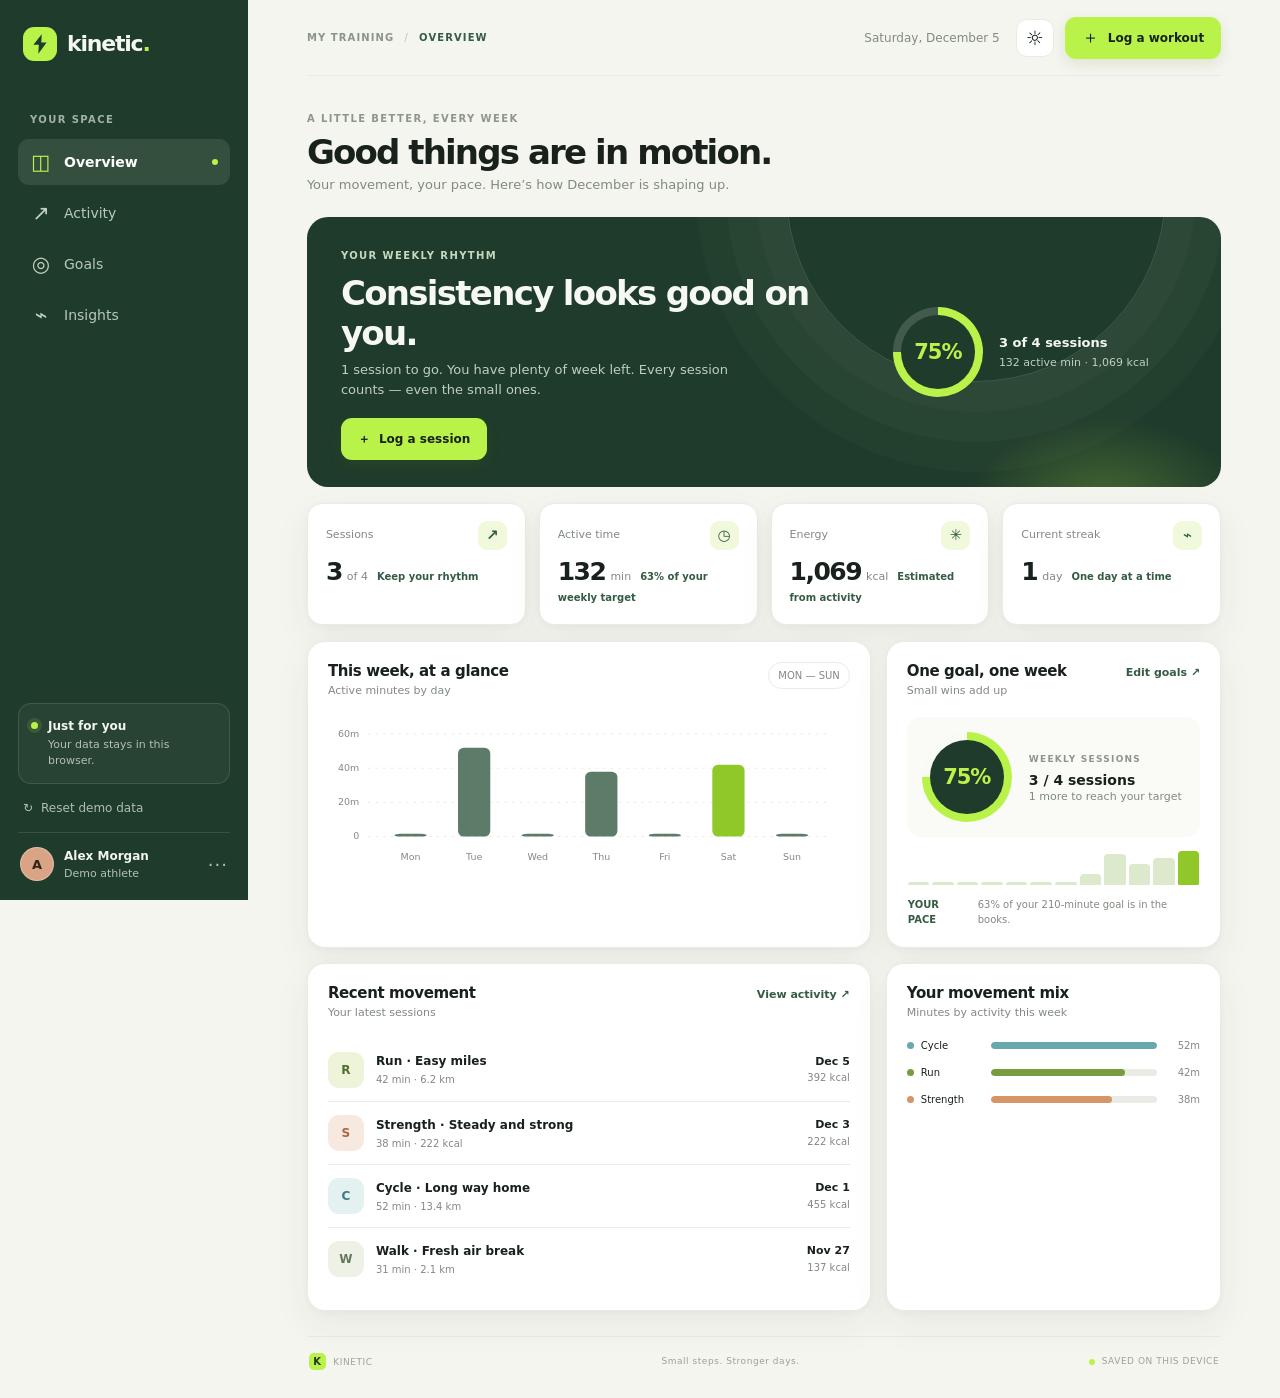
<file: index.html>
<!doctype html>
<html lang="en">
<head>
  <meta charset="utf-8">
  <meta name="viewport" content="width=device-width, initial-scale=1">
  <meta name="theme-color" content="#f4f5ef">
  <meta name="description" content="Kinetic makes it easy to log movement, build consistency, and see your progress over time.">
  <meta http-equiv="refresh" content="0;url=docs/">
  <title>Kinetic — Movement, made meaningful</title>
  <link rel="icon" href="docs/favicon.svg" type="image/svg+xml">
</head>
<body><p>Opening your Kinetic demo… <a href="docs/">Continue</a></p></body>
</html>
</file>
<file: docs/styles.css>
:root {
  color-scheme: light;
  --page: #f4f5ef;
  --paper: #fff;
  --paper-soft: #fafbf7;
  --ink: #18211b;
  --muted: #818a80;
  --line: #e9ece4;
  --line-strong: #dce1d6;
  --lime: #b9f34a;
  --lime-deep: #90c829;
  --lime-soft: #f0f9dc;
  --green: #345b43;
  --green-deep: #1f3b2b;
  --orange: #ef9d65;
  --blue: #73b5c5;
  --pink: #d98ca7;
  --violet: #9e91cf;
  --shadow: 0 14px 38px rgba(33, 51, 36, .06), 0 2px 6px rgba(33, 51, 36, .035);
  --radius: 18px;
  --font: 'Segoe UI', system-ui, -apple-system, sans-serif;
  --display: 'Segoe UI Variable', 'Segoe UI', system-ui, sans-serif;
}
:root[data-theme="dark"] {
  color-scheme: dark;
  --page: #121713;
  --paper: #1a211b;
  --paper-soft: #202820;
  --ink: #edf3e9;
  --muted: #9da89d;
  --line: #2a342b;
  --line-strong: #3a493b;
  --lime: #b9f34a;
  --lime-deep: #b9f34a;
  --lime-soft: #2c3b20;
  --green: #b1d1ae;
  --green-deep: #203426;
  --orange: #f1aa7c;
  --blue: #87c9d8;
  --pink: #e0a1b7;
  --violet: #b3a8df;
  --shadow: 0 14px 38px rgba(0, 0, 0, .16), 0 2px 6px rgba(0, 0, 0, .12);
}
*, *::before, *::after { box-sizing: border-box; }
html { scroll-behavior: smooth; }
body { min-width: 320px; margin: 0; background: var(--page); color: var(--ink); font: 14px/1.5 var(--font); -webkit-font-smoothing: antialiased; }
button, input { font: inherit; }
button { color: inherit; }
button:focus-visible, a:focus-visible, input:focus-visible { outline: 3px solid var(--lime-deep); outline-offset: 3px; }
button:disabled { opacity: .5; cursor: not-allowed; }
.skip-link { position: fixed; z-index: 100; top: 8px; left: 8px; padding: 10px 14px; border-radius: 9px; transform: translateY(-150%); background: var(--ink); color: var(--paper); }
.skip-link:focus { transform: translateY(0); }
.app-shell { min-height: 100vh; }
.sidebar { position: fixed; z-index: 10; inset: 0 auto 0 0; width: 248px; display: flex; flex-direction: column; padding: 27px 18px 17px; background: var(--green-deep); color: #e6eee5; }
.brand { display: inline-flex; align-items: center; gap: 10px; width: fit-content; margin: 0 0 51px 5px; color: #f4f8f1; text-decoration: none; }
.brand-mark { display: grid; width: 34px; height: 34px; place-items: center; border-radius: 11px; background: var(--lime); color: var(--green-deep); }
.brand-mark svg { width: 24px; height: 24px; }
.brand-name { font: 800 22px/1 var(--display); letter-spacing: -.055em; }
.brand-period { color: var(--lime); }
.side-caption, .eyebrow { color: #a1b3a3; font-size: 10px; font-weight: 700; letter-spacing: .14em; }
.side-caption { margin: 0 0 12px 12px; }
.nav-list { display: grid; gap: 5px; }
.nav-item { position: relative; display: flex; align-items: center; gap: 13px; width: 100%; min-height: 46px; padding: 0 13px; border: 0; border-radius: 11px; background: transparent; color: #b8c9b9; text-align: left; cursor: pointer; transition: background .18s, color .18s, transform .18s; }
.nav-item:hover { background: rgba(255,255,255,.07); color: #fff; transform: translateX(2px); }
.nav-item.active { background: rgba(239, 247, 235, .1); color: #fff; font-weight: 700; }
.nav-icon { display: grid; width: 20px; place-items: center; color: #c1d3bd; font-size: 21px; line-height: 1; }
.nav-item.active .nav-icon { color: var(--lime); }
.nav-current { display: none; position: absolute; right: 12px; width: 6px; height: 6px; border-radius: 50%; background: var(--lime); }
.nav-item.active .nav-current { display: block; }
.sidebar-bottom { display: grid; gap: 15px; margin-top: auto; }
.local-card { display: flex; align-items: flex-start; gap: 10px; padding: 13px 12px; border: 1px solid rgba(232, 243, 226, .12); border-radius: 13px; background: rgba(255, 255, 255, .045); }
.local-dot, .footer-local i { flex: none; width: 7px; height: 7px; margin-top: 5px; border-radius: 50%; background: var(--lime); box-shadow: 0 0 0 4px rgba(185, 243, 74, .12); }
.local-card strong { display: block; margin-bottom: 2px; color: #f2f6ee; font-size: 12px; }
.local-card p { margin: 0; color: #b3c1b3; font-size: 11px; }
.side-reset { justify-self: start; display: flex; align-items: center; gap: 8px; padding: 0 5px; border: 0; background: transparent; color: #afc0b0; font-size: 12px; cursor: pointer; }
.side-reset:hover { color: var(--lime); }
.profile-mini { display: flex; align-items: center; gap: 10px; padding: 14px 2px 1px; border-top: 1px solid rgba(232,243,226,.13); }
.avatar { display: grid; width: 34px; height: 34px; place-items: center; border: 1px solid rgba(255,255,255,.28); border-radius: 50%; background: #d9a486; color: #332318; font: 800 13px var(--display); }
.profile-copy { display: grid; gap: 1px; min-width: 0; }
.profile-copy strong { color: #f2f6ee; font-size: 12px; }
.profile-copy small { color: #b3c1b3; font-size: 11px; }
.profile-menu { margin-left: auto; color: #b3c1b3; font-size: 18px; letter-spacing: 1px; }
.main-area { min-height: 100vh; margin-left: 248px; padding: 0 clamp(24px, 4.6vw, 68px) 24px; }
.topbar { display: flex; align-items: center; justify-content: space-between; gap: 18px; min-height: 76px; border-bottom: 1px solid var(--line); }
.breadcrumb { display: flex; align-items: center; gap: 10px; color: #8a9488; font-size: 10px; font-weight: 700; letter-spacing: .11em; }
.breadcrumb span:last-child { color: var(--green); }
:root[data-theme="dark"] .breadcrumb span:last-child { color: var(--lime); }
.crumb-slash { color: #c8cec4; }
.top-actions { display: flex; align-items: center; gap: 11px; }
.today-label { margin-right: 5px; color: var(--muted); font-size: 12px; }
.icon-button { display: inline-grid; width: 38px; height: 38px; place-items: center; border: 1px solid var(--line); border-radius: 11px; background: var(--paper); color: var(--ink); cursor: pointer; transition: border-color .15s, transform .15s; }
.icon-button:hover { transform: translateY(-1px); border-color: var(--line-strong); }
.theme-toggle { font-size: 20px; }
.button { display: inline-flex; align-items: center; justify-content: center; gap: 9px; min-height: 42px; padding: 0 16px; border: 1px solid transparent; border-radius: 11px; font-weight: 700; font-size: 12px; text-decoration: none; cursor: pointer; transition: transform .15s, box-shadow .15s, background .15s; }
.button:hover { transform: translateY(-1px); }
.button-primary { background: var(--lime); color: #18221a; box-shadow: 0 5px 14px rgba(91, 125, 37, .14); }
.button-primary:hover { background: #c5fb5c; box-shadow: 0 8px 18px rgba(91, 125, 37, .19); }
.button-light { border-color: var(--line); background: var(--paper); color: var(--ink); }
.button-light:hover { border-color: var(--line-strong); }
.button-plus { font-size: 17px; font-weight: 500; line-height: 1; }
#view-root { max-width: 1330px; margin: 0 auto; }
.view-head { display: flex; align-items: flex-end; justify-content: space-between; gap: 22px; padding: 31px 0 23px; }
.view-head h1 { margin: 4px 0 2px; font: 700 clamp(26px, 3vw, 34px)/1.2 var(--display); letter-spacing: -.055em; }
.view-head p { margin: 0; color: var(--muted); font-size: 13px; }
.view-head .eyebrow { color: #8c978a; }
.hero-card { position: relative; display: grid; grid-template-columns: 1.3fr .7fr; align-items: center; min-height: 207px; overflow: hidden; padding: 27px 34px; border-radius: 21px; background: var(--green-deep); color: #f6f8f3; }
.hero-card::before, .hero-card::after { position: absolute; content: ""; pointer-events: none; }
.hero-card::before { width: 380px; height: 380px; right: 6%; top: -215px; border: 1px solid rgba(225,244,210,.16); border-radius: 50%; box-shadow: 0 0 0 30px rgba(225,244,210,.025), 0 0 0 60px rgba(225,244,210,.025), 0 0 0 90px rgba(225,244,210,.02); }
.hero-card::after { right: -28px; bottom: -105px; width: 290px; height: 180px; border-radius: 50%; background: radial-gradient(ellipse, rgba(185,243,74,.24), transparent 66%); }
.hero-copy, .hero-progress { position: relative; z-index: 1; }
.hero-copy .eyebrow { color: #c6d8bf; }
.hero-copy h2 { max-width: 470px; margin: 9px 0 7px; font: 700 clamp(25px, 3vw, 34px)/1.16 var(--display); letter-spacing: -.05em; }
.hero-copy p { max-width: 430px; margin: 0; color: #c0cec0; font-size: 13px; }
.hero-copy .button { margin-top: 19px; }
.hero-progress { justify-self: end; display: flex; align-items: center; gap: 16px; padding-right: clamp(0px, 3vw, 42px); }
.progress-ring { --progress: 65%; display: grid; width: 90px; height: 90px; place-items: center; border-radius: 50%; background: conic-gradient(var(--lime) var(--progress), rgba(239,245,232,.17) 0); }
.progress-ring::before { content: ""; grid-area: 1 / 1; width: 74px; height: 74px; border-radius: 50%; background: var(--green-deep); }
.progress-ring strong { z-index: 1; grid-area: 1 / 1; color: var(--lime); font: 700 21px var(--display); letter-spacing: -.05em; }
.progress-copy { display: grid; gap: 2px; }
.progress-copy strong { font-size: 13px; }
.progress-copy span { color: #c1d0c1; font-size: 11px; }
.metric-grid { display: grid; grid-template-columns: repeat(4, minmax(0,1fr)); gap: 13px; margin: 16px 0; }
.metric-card { min-height: 113px; padding: 17px 18px; border: 1px solid var(--line); border-radius: 15px; background: var(--paper); box-shadow: var(--shadow); }
.metric-top { display: flex; align-items: center; justify-content: space-between; color: var(--muted); font-size: 11px; }
.metric-icon { display: grid; width: 29px; height: 29px; place-items: center; border-radius: 9px; background: var(--lime-soft); color: var(--green); font-size: 15px; font-weight: 700; }
.metric-card strong { display: inline-block; margin-top: 8px; font: 700 25px/1.1 var(--display); letter-spacing: -.06em; }
.metric-unit { margin-left: 5px; color: var(--muted); font-size: 11px; }
.metric-foot { margin-left: 9px; color: var(--green); font-size: 10px; font-weight: 600; }
.content-grid { display: grid; grid-template-columns: minmax(0, 1.48fr) minmax(260px, .88fr); gap: 15px; margin-bottom: 15px; }
.content-grid.equal { grid-template-columns: repeat(2, minmax(0,1fr)); }
.panel { min-width: 0; padding: 20px; border: 1px solid var(--line); border-radius: var(--radius); background: var(--paper); box-shadow: var(--shadow); }
.panel-head { display: flex; align-items: flex-start; justify-content: space-between; gap: 15px; margin-bottom: 17px; }
.panel-head h2 { margin: 0; font: 700 15px var(--display); letter-spacing: -.025em; }
.panel-head p { margin: 3px 0 0; color: var(--muted); font-size: 11px; }
.text-link { padding: 3px 0; border: 0; background: transparent; color: var(--green); font-size: 11px; font-weight: 700; text-decoration: none; cursor: pointer; }
:root[data-theme="dark"] .text-link { color: var(--lime); }
.text-link:hover { text-decoration: underline; }
.range-tag { padding: 5px 9px; border: 1px solid var(--line); border-radius: 99px; color: var(--muted); font-size: 10px; }
.weekly-chart { display: block; width: 100%; height: auto; overflow: visible; }
.chart-gridline { stroke: var(--line); stroke-dasharray: 3 5; }
.chart-label { fill: var(--muted); font: 10px var(--font); }
.chart-value { fill: var(--ink); font: 600 9px var(--font); }
.chart-bar { fill: var(--green); opacity: .8; rx: 6; transition: opacity .2s; }
.chart-bar:hover { opacity: 1; }
.chart-bar.today { fill: var(--lime-deep); opacity: 1; }
.goal-feature { display: flex; align-items: center; gap: 17px; min-height: 110px; padding: 15px; border-radius: 14px; background: var(--paper-soft); }
.goal-donut { --goal: 65%; position: relative; display: grid; width: 76px; height: 76px; flex: none; place-items: center; border-radius: 50%; background: conic-gradient(var(--green) var(--goal), var(--line) 0); }
.goal-donut::before { position: absolute; width: 62px; height: 62px; border-radius: 50%; background: var(--paper-soft); content: ""; }
.goal-donut strong { z-index: 1; font: 700 16px var(--display); letter-spacing: -.06em; }
.goal-info { min-width: 0; flex: 1; }
.goal-info .eyebrow { color: #8c978a; font-size: 9px; }
.goal-info h3 { margin: 4px 0 1px; font: 700 14px var(--display); }
.goal-info p { margin: 0; color: var(--muted); font-size: 11px; }
.goal-spark { display: flex; align-items: flex-end; gap: 3px; height: 34px; margin: 14px 1px 0; }
.goal-spark span { flex: 1; min-width: 4px; border-radius: 4px 4px 1px 1px; background: #dce9cc; }
.goal-spark span:last-child { background: var(--lime-deep); }
.goal-note { display: flex; gap: 8px; align-items: flex-start; margin: 12px 1px 0; color: var(--muted); font-size: 10px; }
.goal-note b { color: var(--green); }
.session-list { display: grid; }
.session-row { display: grid; grid-template-columns: 37px minmax(0,1fr) auto; align-items: center; gap: 11px; min-height: 63px; border-top: 1px solid var(--line); }
.session-row:first-child { border-top: 0; }
.session-badge, .type-symbol { display: grid; width: 36px; height: 36px; flex: none; place-items: center; border-radius: 11px; font: 700 12px var(--display); }
.run { background: #edf4d9; color: #536f2e; }
.walk { background: #eef1e6; color: #63765c; }
.cycle { background: #e3f1f1; color: #3e7b80; }
.strength { background: #f7e9df; color: #a76741; }
.yoga { background: #eee9f6; color: #7964a2; }
.hiit { background: #f7e6e8; color: #a95862; }
.session-name { min-width: 0; }
.session-name strong { display: block; overflow: hidden; font-size: 12px; text-overflow: ellipsis; white-space: nowrap; }
.session-name small { display: block; margin-top: 2px; color: var(--muted); font-size: 10px; }
.session-meta { text-align: right; }
.session-meta strong { display: block; font-size: 11px; }
.session-meta small { display: block; color: var(--muted); font-size: 10px; }
.empty-state { display: grid; min-height: 150px; align-content: center; justify-items: center; padding: 22px; color: var(--muted); text-align: center; }
.empty-state span { display: grid; width: 41px; height: 41px; place-items: center; margin-bottom: 11px; border-radius: 50%; background: var(--lime-soft); color: var(--green); font-size: 20px; }
.empty-state strong { color: var(--ink); font-size: 13px; }
.empty-state p { max-width: 250px; margin: 4px 0 11px; font-size: 11px; }
.type-legend { display: flex; flex-wrap: wrap; gap: 9px 14px; margin-top: 11px; }
.legend-item { display: flex; align-items: center; gap: 6px; color: var(--muted); font-size: 10px; }
.legend-dot { width: 7px; height: 7px; border-radius: 50%; background: var(--tone); }
.legend-dot.run, .distribution-track .run { background: #779b3e; }
.legend-dot.walk, .distribution-track .walk { background: #9aad7c; }
.legend-dot.cycle, .distribution-track .cycle { background: #68a9ad; }
.legend-dot.strength, .distribution-track .strength { background: #d69469; }
.legend-dot.yoga, .distribution-track .yoga { background: #a18bc8; }
.legend-dot.hiit, .distribution-track .hiit { background: #d27d89; }
.distribution-row { display: grid; grid-template-columns: 75px 1fr 34px; align-items: center; gap: 9px; margin: 12px 0; }
.distribution-label { display: flex; align-items: center; gap: 7px; font-size: 10px; }
.distribution-track { height: 7px; overflow: hidden; border-radius: 99px; background: var(--line); }
.distribution-track span { display: block; height: 100%; border-radius: inherit; background: var(--tone); }
.distribution-value { color: var(--muted); font-size: 10px; text-align: right; }
.activity-toolbar { display: flex; align-items: center; justify-content: space-between; flex-wrap: wrap; gap: 13px; margin-bottom: 14px; }
.filter-list { display: flex; flex-wrap: wrap; gap: 6px; }
.filter-button { min-height: 31px; padding: 0 11px; border: 1px solid var(--line); border-radius: 99px; background: var(--paper); color: var(--muted); font-size: 10px; font-weight: 600; cursor: pointer; }
.filter-button:hover { border-color: var(--line-strong); color: var(--ink); }
.filter-button.active { border-color: var(--green-deep); background: var(--green-deep); color: #fff; }
.search-input { width: 190px; min-height: 34px; padding: 0 11px; border: 1px solid var(--line); border-radius: 9px; background: var(--paper); color: var(--ink); font-size: 11px; }
.activity-table { width: 100%; border-collapse: collapse; }
.table-scroll { overflow-x: auto; }
.activity-table th { padding: 10px 8px; border-bottom: 1px solid var(--line); color: var(--muted); font-size: 9px; font-weight: 700; letter-spacing: .08em; text-align: left; text-transform: uppercase; }
.activity-table td { padding: 11px 8px; border-bottom: 1px solid var(--line); font-size: 11px; }
.activity-table tr:last-child td { border-bottom: 0; }
.activity-table .row-type { display: flex; align-items: center; gap: 9px; font-weight: 700; }
.activity-table .row-type .session-badge { width: 31px; height: 31px; border-radius: 9px; font-size: 10px; }
.activity-table .muted-cell { color: var(--muted); }
.delete-workout { width: 29px; height: 29px; border: 0; border-radius: 8px; background: transparent; color: var(--muted); font-size: 15px; cursor: pointer; }
.delete-workout:hover { background: #f9e8e6; color: #b75245; }
.target-grid { display: grid; grid-template-columns: repeat(2, minmax(0,1fr)); gap: 14px; }
.target-card { padding: 21px; border: 1px solid var(--line); border-radius: 16px; background: var(--paper); box-shadow: var(--shadow); }
.target-card-head { display: flex; justify-content: space-between; gap: 12px; align-items: flex-start; }
.target-card h2 { margin: 0; font: 700 15px var(--display); }
.target-card p { margin: 4px 0 14px; color: var(--muted); font-size: 11px; }
.target-value { display: flex; align-items: baseline; gap: 6px; margin: 15px 0 4px; }
.target-value strong { font: 700 34px var(--display); letter-spacing: -.07em; }
.target-value span { color: var(--muted); font-size: 11px; }
.target-controls { display: flex; align-items: center; gap: 8px; margin-top: 14px; }
.step-button { display: grid; width: 34px; height: 34px; place-items: center; border: 1px solid var(--line); border-radius: 9px; background: var(--paper); font-size: 17px; cursor: pointer; }
.step-button:hover { border-color: var(--green); }
.target-controls output { min-width: 50px; color: var(--muted); font-size: 11px; text-align: center; }
.progress-track { height: 8px; overflow: hidden; border-radius: 99px; background: var(--line); }
.progress-track span { display: block; height: 100%; border-radius: inherit; background: var(--lime-deep); transition: width .3s ease; }
.goal-callout { display: flex; align-items: center; gap: 13px; margin-top: 15px; padding: 17px; border-radius: 14px; background: var(--lime-soft); color: var(--green-deep); }
.goal-callout .callout-icon { display: grid; width: 34px; height: 34px; flex: none; place-items: center; border-radius: 50%; background: var(--lime); font-size: 16px; }
.goal-callout p { margin: 0; font-size: 11px; }
.insight-highlight { display: flex; align-items: center; gap: 14px; padding: 18px; border-radius: 14px; background: var(--paper-soft); }
.insight-highlight .highlight-icon { display: grid; width: 43px; height: 43px; flex: none; place-items: center; border-radius: 13px; background: var(--lime); color: var(--green-deep); font-size: 19px; }
.insight-highlight strong { display: block; font: 700 15px var(--display); }
.insight-highlight p { margin: 2px 0 0; color: var(--muted); font-size: 11px; }
.week-bars { display: grid; grid-template-columns: repeat(8, 1fr); align-items: end; gap: 10px; height: 180px; padding: 12px 0 0; }
.week-bar-col { display: grid; grid-template-rows: 1fr auto; gap: 8px; height: 100%; text-align: center; }
.week-bar-track { display: flex; align-items: flex-end; justify-content: center; height: 100%; border-bottom: 1px solid var(--line); }
.week-bar-fill { width: min(34px, 85%); min-height: 4px; border-radius: 7px 7px 2px 2px; background: #dce9cc; }
.week-bar-col:last-child .week-bar-fill { background: var(--lime-deep); }
.week-bar-col small { color: var(--muted); font-size: 9px; }
.week-bar-col strong { margin-bottom: 4px; font-size: 9px; }
.page-footer { display: flex; align-items: center; justify-content: space-between; gap: 12px; margin-top: 25px; padding: 16px 2px 4px; border-top: 1px solid var(--line); color: #9aa296; font-size: 9px; letter-spacing: .06em; }
.footer-mark { display: inline-grid; width: 17px; height: 17px; place-items: center; margin-right: 4px; border-radius: 5px; background: var(--lime); color: #263420; font: 800 10px var(--display); }
.footer-local { display: flex; align-items: center; gap: 7px; }
.footer-local i { width: 6px; height: 6px; margin: 0; box-shadow: none; }
.workout-dialog { width: min(490px, calc(100% - 28px)); max-height: calc(100vh - 30px); overflow: auto; padding: 0; border: 1px solid var(--line); border-radius: 20px; background: var(--paper); color: var(--ink); box-shadow: 0 24px 90px rgba(14, 28, 18, .25); }
.workout-dialog::backdrop { background: rgba(16, 27, 19, .52); backdrop-filter: blur(4px); }
.workout-dialog form { display: grid; gap: 13px; padding: 25px; }
.dialog-head { display: flex; align-items: flex-start; justify-content: space-between; margin-bottom: 2px; }
.dialog-head .eyebrow { color: #899486; font-size: 9px; }
.dialog-head h2 { margin: 3px 0 0; font: 700 23px var(--display); letter-spacing: -.05em; }
.dialog-close { width: 32px; height: 32px; font-size: 20px; }
.form-label { display: grid; gap: 6px; color: var(--ink); font-size: 11px; font-weight: 700; }
.form-label input { width: 100%; min-height: 39px; padding: 0 11px; border: 1px solid var(--line-strong); border-radius: 9px; background: var(--paper); color: var(--ink); font-size: 12px; font-weight: 400; }
.form-label input::placeholder { color: #aab2a7; }
.optional { margin-left: auto; color: #98a195; font-size: 8px; letter-spacing: .08em; }
.type-picker { display: grid; grid-template-columns: repeat(6, 1fr); gap: 6px; }
.type-option { position: relative; display: grid; justify-items: center; gap: 5px; padding: 8px 2px; border: 1px solid var(--line); border-radius: 10px; color: var(--muted); font-size: 9px; cursor: pointer; }
.type-option input { position: absolute; opacity: 0; }
.type-option:has(input:checked) { border-color: var(--green); background: var(--paper-soft); color: var(--ink); }
.type-option:has(input:focus-visible) { outline: 3px solid var(--lime-deep); outline-offset: 2px; }
.type-option .type-symbol { width: 28px; height: 28px; border-radius: 9px; }
.form-grid { display: grid; grid-template-columns: 1fr 1fr; gap: 12px; }
.input-suffix { position: relative; display: block; }
.input-suffix input { padding-right: 40px; }
.input-suffix span { position: absolute; top: 11px; right: 11px; color: var(--muted); font-size: 10px; font-weight: 400; }
.form-error { margin: 0; color: #b75245; font-size: 11px; }
.dialog-actions { display: flex; justify-content: flex-end; gap: 8px; margin-top: 3px; }
.toast { position: fixed; z-index: 20; right: 24px; bottom: 24px; max-width: min(360px, calc(100vw - 32px)); padding: 12px 16px; transform: translateY(15px); border: 1px solid rgba(255,255,255,.15); border-radius: 12px; background: var(--green-deep); color: #f3f6ef; box-shadow: var(--shadow); font-size: 12px; opacity: 0; pointer-events: none; transition: opacity .2s, transform .2s; }
.toast.show { transform: translateY(0); opacity: 1; }
.toast strong { color: var(--lime); }
.sr-only { position: absolute; width: 1px; height: 1px; padding: 0; overflow: hidden; clip: rect(0, 0, 0, 0); white-space: nowrap; border: 0; }
.not-found { display: grid; min-height: 100vh; align-content: center; justify-items: center; gap: 13px; padding: 24px; text-align: center; }
.not-found .brand-mark { width: 48px; height: 48px; margin-bottom: 9px; }
.not-found .brand-mark svg { width: 32px; height: 32px; }
.not-found .eyebrow { color: var(--muted); }
.not-found h1 { margin: 0; font: 700 clamp(26px, 5vw, 38px) var(--display); letter-spacing: -.055em; }
.not-found p { margin: 0 0 7px; color: var(--muted); }

@media (max-width: 1050px) {
  .sidebar { width: 214px; padding-inline: 14px; }
  .main-area { margin-left: 214px; padding-inline: 25px; }
  .metric-grid { grid-template-columns: repeat(2, minmax(0,1fr)); }
}
@media (max-width: 760px) {
  .sidebar { inset: auto 0 0; width: auto; height: 68px; flex-direction: row; padding: 6px 9px max(6px, env(safe-area-inset-bottom)); border-top: 1px solid rgba(232,243,226,.12); }
  .brand, .side-caption, .sidebar-bottom { display: none; }
  .nav-list { display: grid; grid-template-columns: repeat(4, 1fr); gap: 4px; width: 100%; }
  .nav-item { display: grid; justify-items: center; align-content: center; gap: 1px; min-height: 52px; padding: 4px 2px; border-radius: 10px; color: #c1d0c1; font-size: 9px; }
  .nav-item:hover { transform: none; }
  .nav-icon { height: 23px; font-size: 20px; }
  .nav-current { top: 5px; right: calc(50% - 19px); width: 5px; height: 5px; }
  .main-area { min-height: 100vh; margin: 0; padding: 0 17px calc(89px + env(safe-area-inset-bottom)); }
  .topbar { min-height: 62px; }
  .breadcrumb { font-size: 9px; }
  .today-label { display: none; }
  .top-actions { gap: 7px; }
  .icon-button { width: 34px; height: 34px; }
  .button { min-height: 38px; padding-inline: 12px; font-size: 11px; }
  .view-head { padding: 25px 0 18px; }
  .view-head h1 { font-size: 27px; }
  .hero-card { grid-template-columns: 1fr; min-height: auto; gap: 20px; padding: 24px; }
  .hero-progress { justify-self: start; padding: 0; }
  .progress-ring { width: 70px; height: 70px; }
  .progress-ring::before { width: 57px; height: 57px; }
  .progress-ring strong { font-size: 17px; }
  .metric-grid { gap: 9px; margin: 11px 0; }
  .metric-card { min-height: 100px; padding: 13px; }
  .metric-card strong { font-size: 22px; }
  .metric-foot { display: block; margin: 1px 0 0; }
  .content-grid, .content-grid.equal { grid-template-columns: 1fr; gap: 11px; margin-bottom: 11px; }
  .panel { padding: 16px; }
  .page-footer { flex-wrap: wrap; font-size: 8px; }
  .page-footer > span:nth-child(2) { display: none; }
  .toast { right: 12px; bottom: calc(78px + env(safe-area-inset-bottom)); }
}
@media (max-width: 450px) {
  .main-area { padding-inline: 13px; }
  .topbar { min-height: 58px; }
  .button.top-add { gap: 4px; padding-inline: 8px; }
  .top-add .button-plus { font-size: 15px; }
  .view-head p { font-size: 11px; }
  .hero-card { padding: 20px; }
  .metric-card { min-height: 95px; padding: 11px; }
  .metric-top { font-size: 10px; }
  .metric-icon { width: 26px; height: 26px; }
  .metric-card strong { font-size: 20px; }
  .type-picker { grid-template-columns: repeat(3, 1fr); }
  .activity-table th:nth-child(3), .activity-table td:nth-child(3) { display: none; }
  .search-input { width: 100%; }
  .activity-toolbar { align-items: stretch; }
  .target-grid { grid-template-columns: 1fr; }
  .week-bars { gap: 5px; }
}
@media (prefers-reduced-motion: reduce) {
  *, *::before, *::after { scroll-behavior: auto !important; transition-duration: .01ms !important; animation-duration: .01ms !important; }
}
</file>
